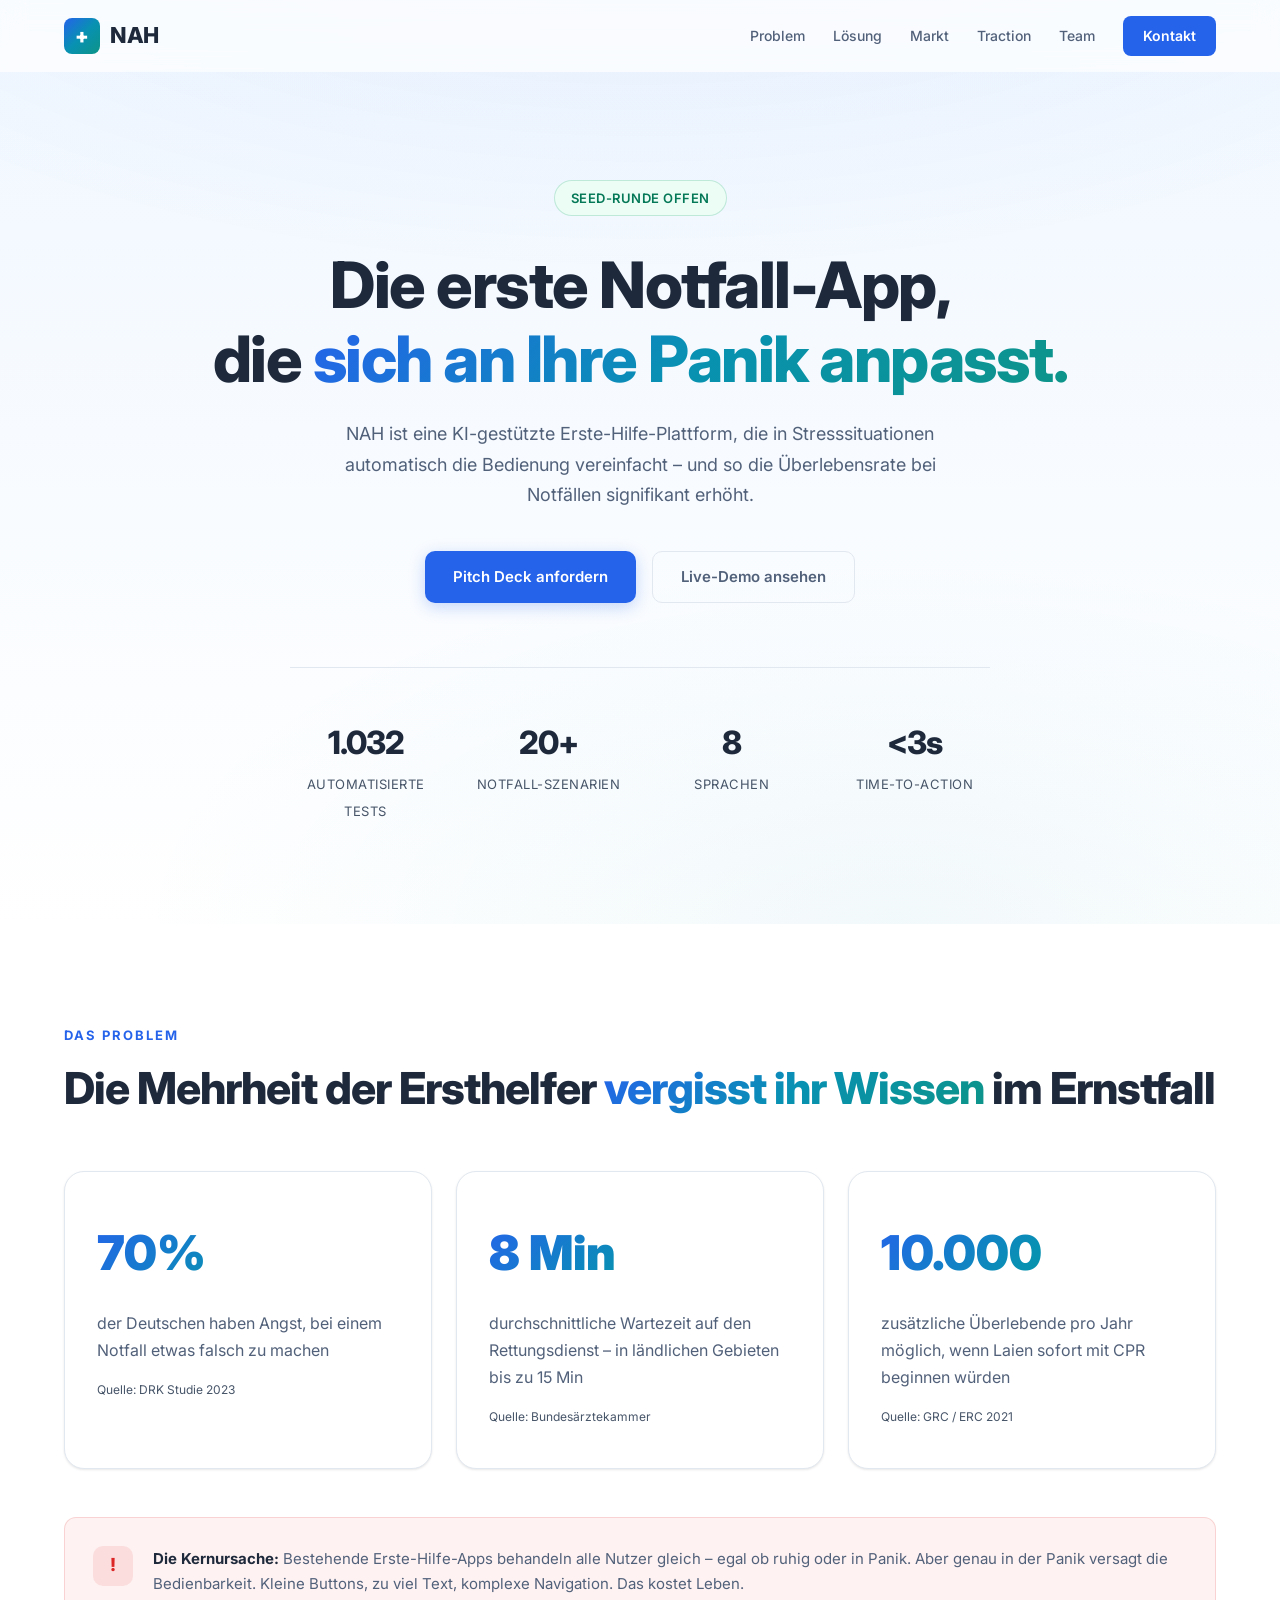
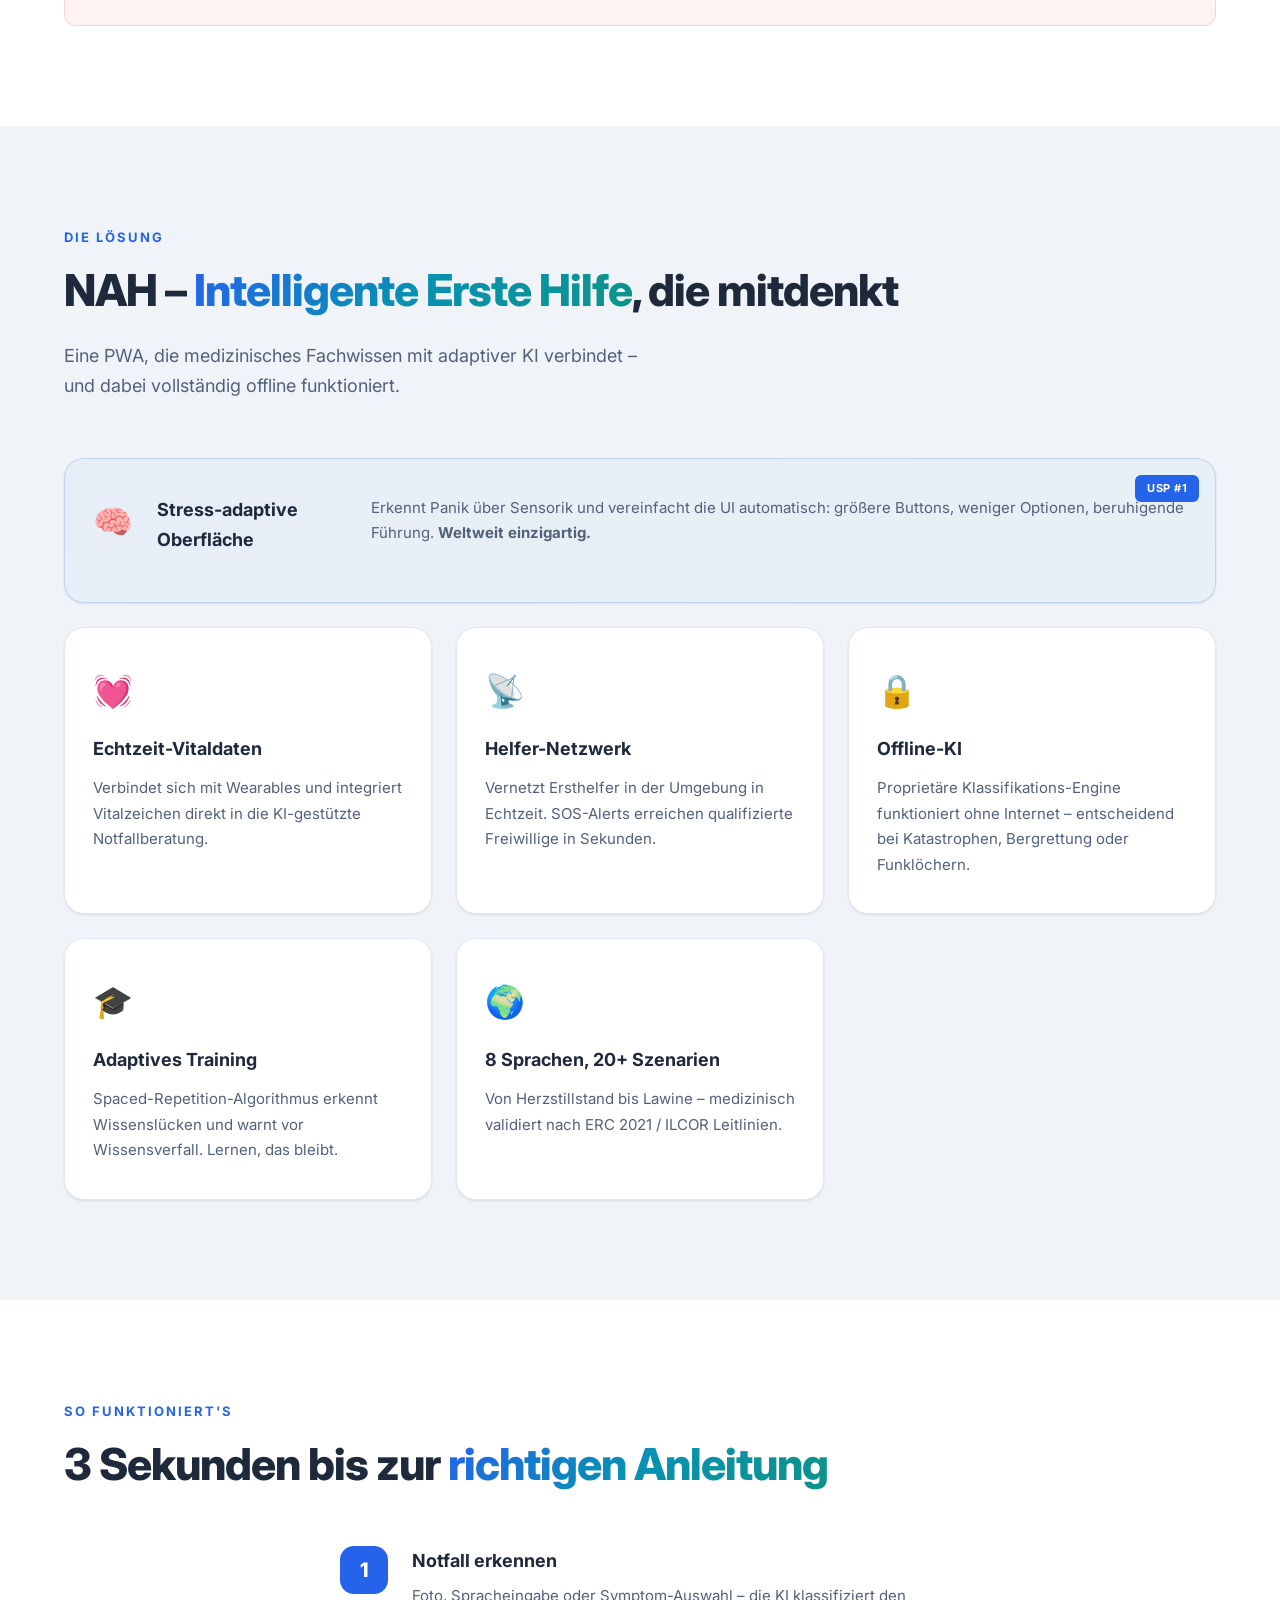
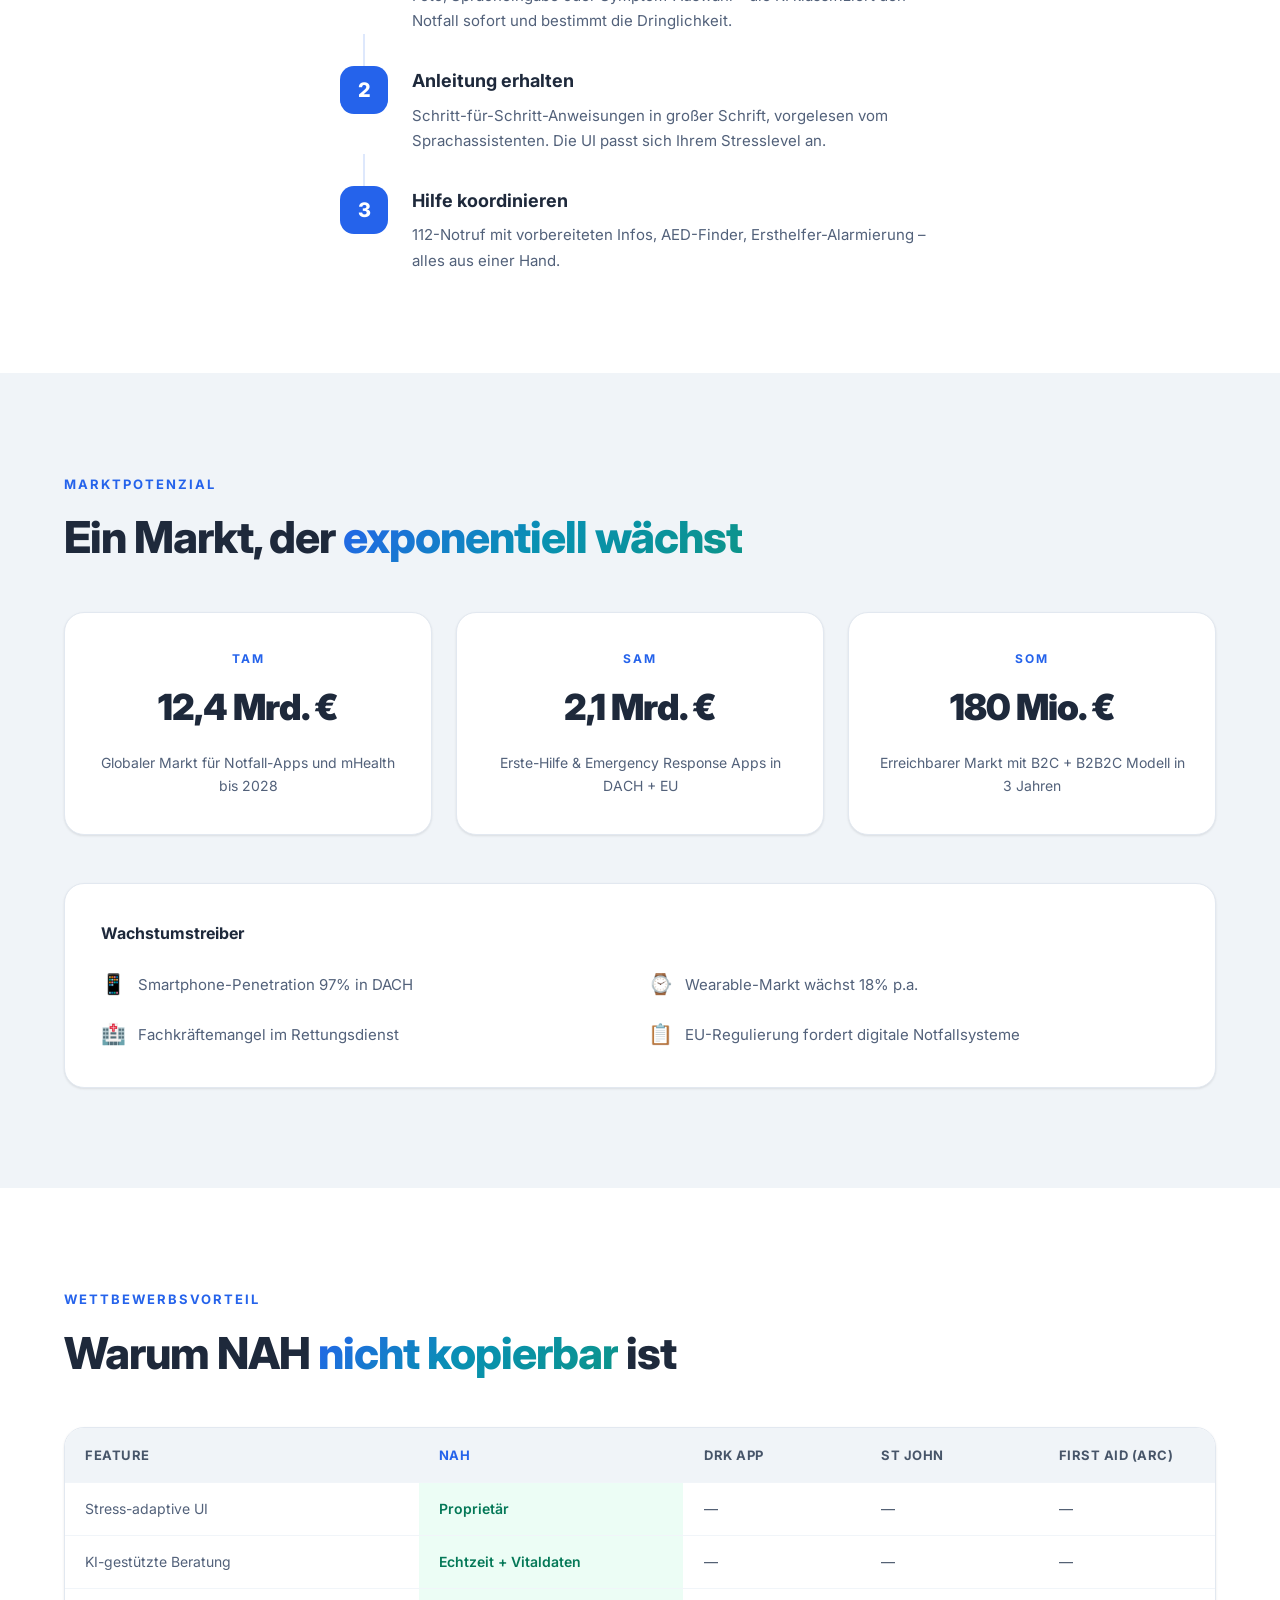
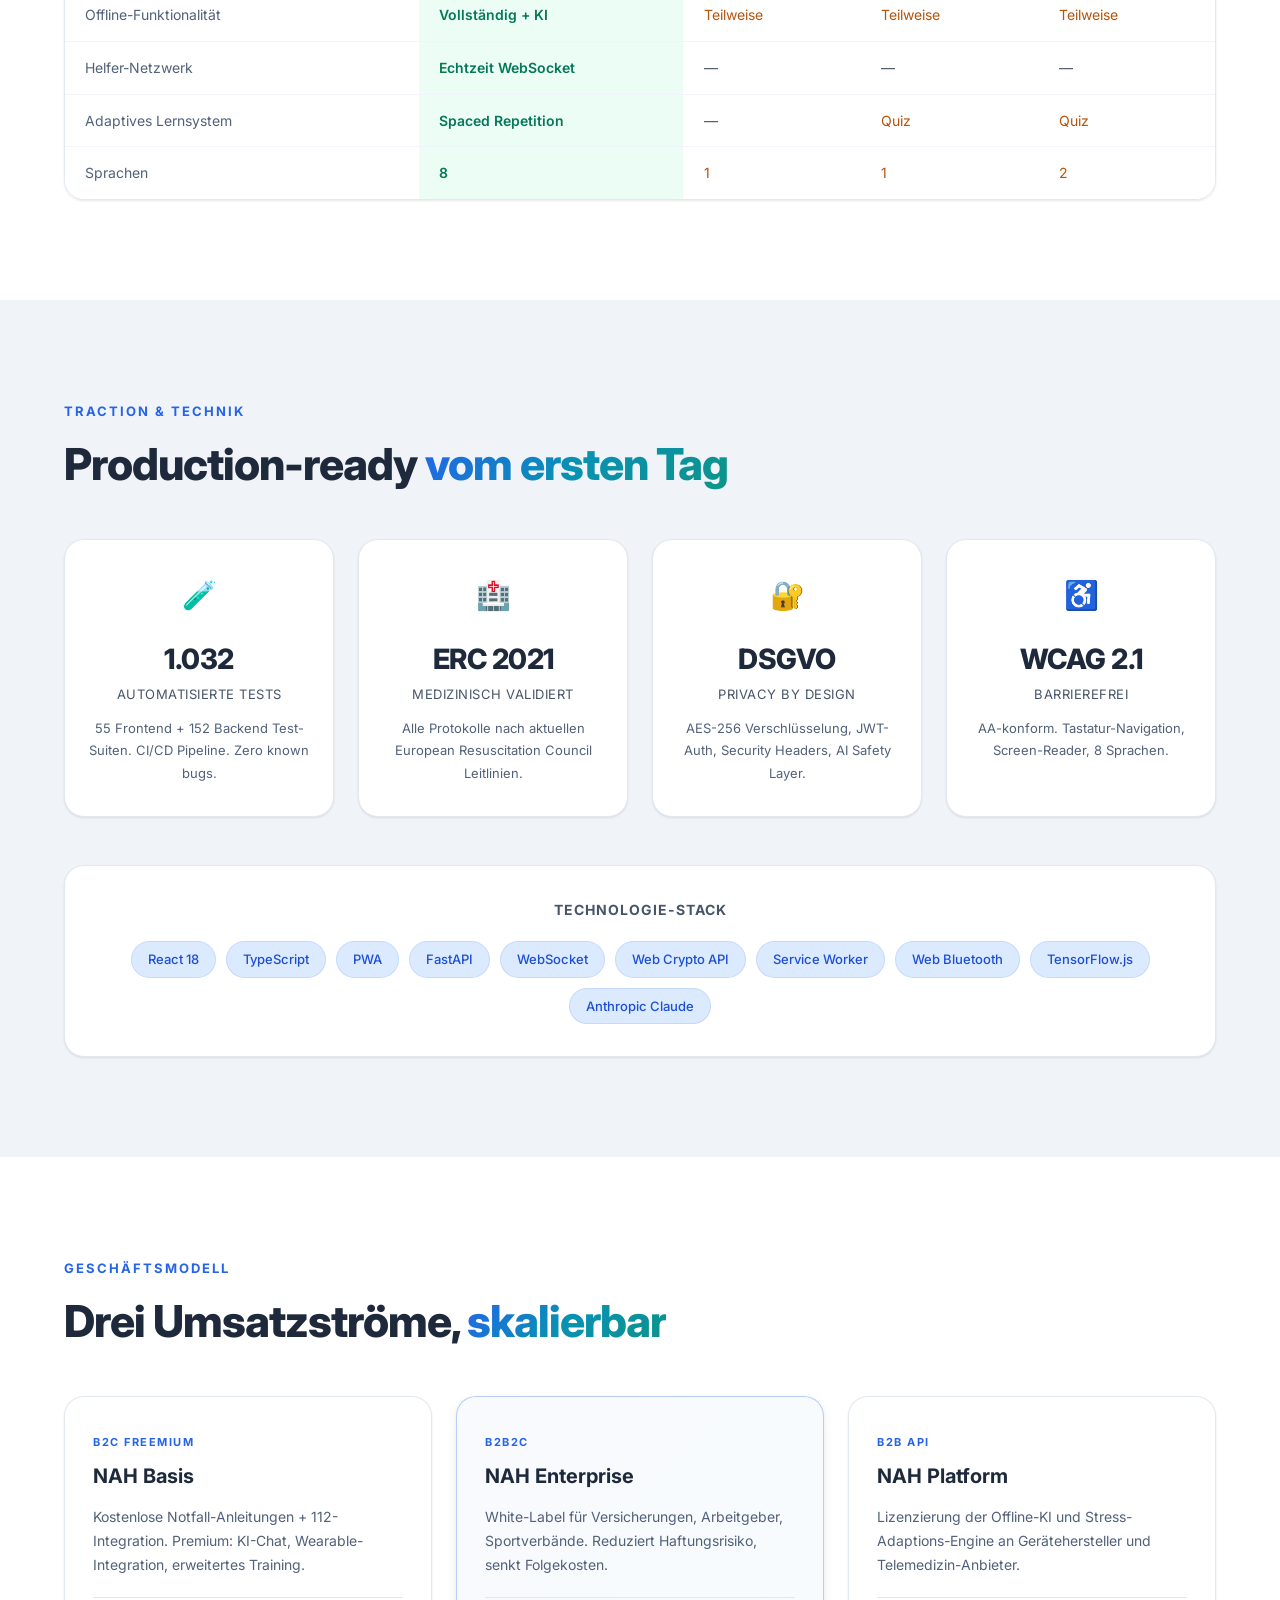
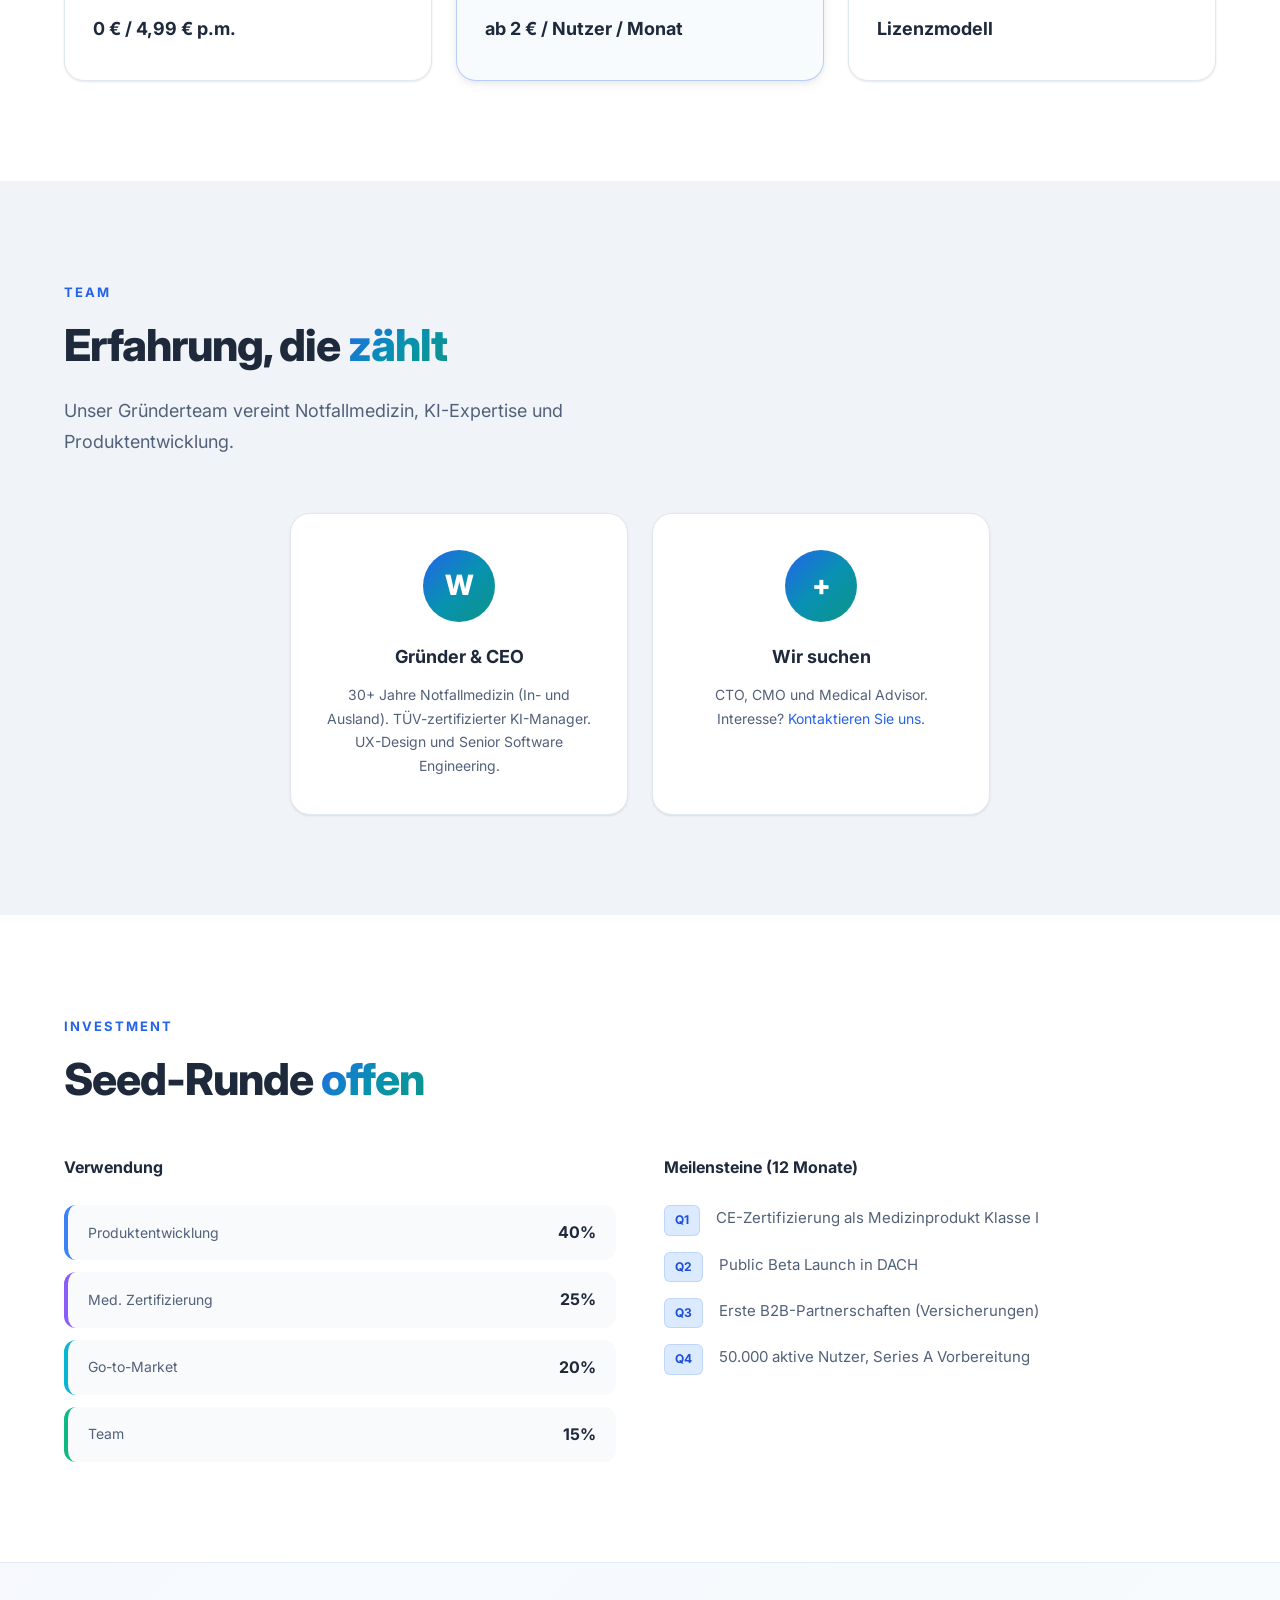
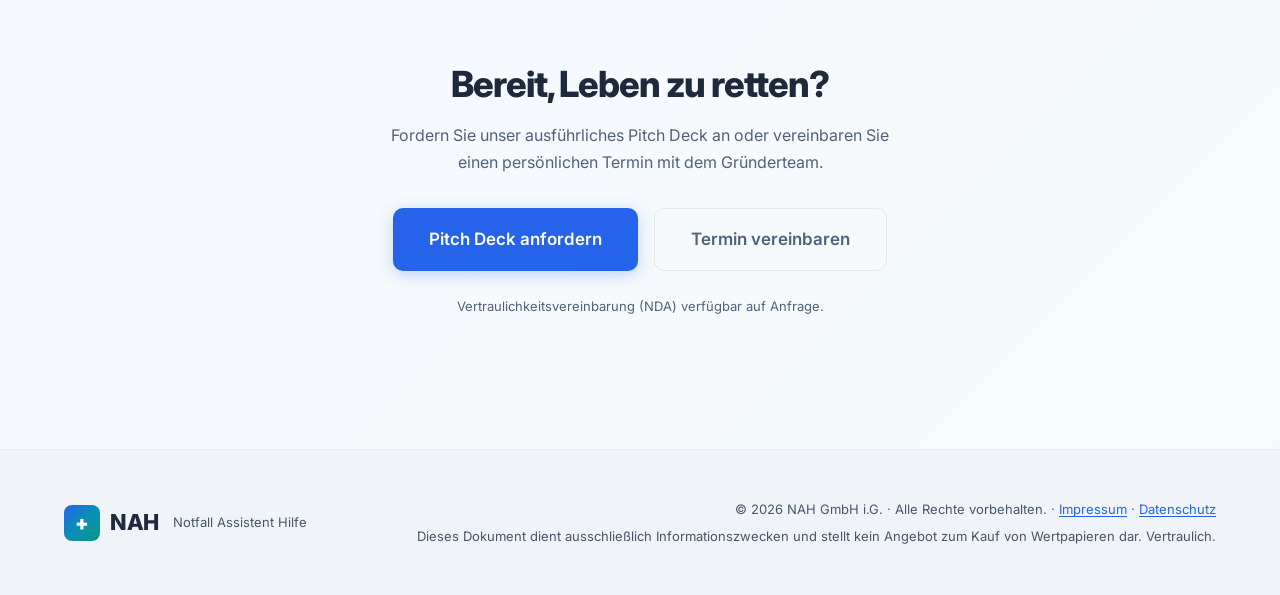
<file: index.html>
<!DOCTYPE html>
<html lang="de">
<head>
  <meta charset="UTF-8">
  <meta name="viewport" content="width=device-width, initial-scale=1.0">
  <title>NAH - Notfall Assistent Hilfe | Investor Relations</title>
  <meta name="description" content="NAH - Die intelligente Notfall-App, die Leben rettet. KI-gestützte Erste Hilfe in Echtzeit.">
  <meta name="robots" content="noindex, nofollow">
  <meta name="theme-color" content="#2563eb">
  <link rel="canonical" href="https://nah.jetzt/">
  <!-- Open Graph -->
  <meta property="og:type" content="website">
  <meta property="og:site_name" content="NAH – Notfall Assistent Hilfe">
  <meta property="og:title" content="NAH – KI-gestützte Notfall-App | Investor Relations">
  <meta property="og:description" content="Die erste Notfall-App, die sich an Ihre Panik anpasst. Stress-adaptive KI, offline, mehrsprachig.">
  <meta property="og:url" content="https://nah.jetzt/">
  <meta property="og:locale" content="de_DE">
  <meta property="og:image" content="https://nah.jetzt/og-image.svg">
  <meta property="og:image:width" content="1200">
  <meta property="og:image:height" content="630">
  <!-- Twitter -->
  <meta name="twitter:card" content="summary_large_image">
  <meta name="twitter:title" content="NAH – KI-gestützte Notfall-App">
  <meta name="twitter:description" content="Die erste Notfall-App, die sich an Ihre Panik anpasst.">
  <meta name="twitter:image" content="https://nah.jetzt/og-image.svg">
  <!-- Privacy-friendly analytics (Plausible self-hosted) -->
  <!-- Aktivieren, sobald Plausible unter stats.nah.jetzt läuft:
  <script defer data-domain="nah.jetzt" src="https://stats.nah.jetzt/js/script.js"></script>
  -->
  <link rel="preconnect" href="https://fonts.googleapis.com">
  <link rel="preconnect" href="https://fonts.gstatic.com" crossorigin>
  <link href="https://fonts.googleapis.com/css2?family=Inter:wght@300;400;500;600;700;800;900&display=swap" rel="stylesheet">
  <link rel="stylesheet" href="styles.css?v=5">
  <link rel="icon" href="data:image/svg+xml,<svg xmlns='http://www.w3.org/2000/svg' viewBox='0 0 100 100'><text y='.9em' font-size='90'>🚨</text></svg>">
</head>
<body>

  <a href="#main" class="skip-link">Zum Inhalt springen</a>

  <!-- Navigation -->
  <nav class="nav" id="nav">
    <div class="nav-inner">
      <a href="#" class="nav-logo">
        <span class="logo-icon">+</span>
        <span class="logo-text">NAH</span>
      </a>
      <div class="nav-links" id="nav-links-list">
        <a href="#problem">Problem</a>
        <a href="#solution">Lösung</a>
        <a href="#market">Markt</a>
        <a href="#traction">Traction</a>
        <a href="#team">Team</a>
        <a href="#contact" class="nav-cta">Kontakt</a>
      </div>
      <button class="nav-mobile-toggle" aria-label="Menü öffnen" aria-expanded="false" aria-controls="nav-links-list" onclick="(function(b){var l=document.querySelector('.nav-links');var o=l.classList.toggle('open');b.setAttribute('aria-expanded',o);b.setAttribute('aria-label',o?'Menü schließen':'Menü öffnen');})(this)">
        <span></span><span></span><span></span>
      </button>
    </div>
  </nav>

  <main id="main">

  <!-- Hero -->
  <section class="hero">
    <div class="hero-bg-pattern"></div>
    <div class="container hero-content">
      <div class="hero-badge">Seed-Runde offen</div>
      <h1>
        Die erste Notfall-App,<br>
        die <span class="gradient-text">sich an Ihre Panik anpasst.</span>
      </h1>
      <p class="hero-sub">
        NAH ist eine KI-gestützte Erste-Hilfe-Plattform, die in Stresssituationen
        automatisch die Bedienung vereinfacht – und so die Überlebensrate bei
        Notfällen signifikant erhöht.
      </p>
      <div class="hero-actions">
        <a href="#contact" class="btn btn-primary">Pitch Deck anfordern</a>
        <a href="preview.html" class="btn btn-ghost">Live-Demo ansehen</a>
      </div>
      <div class="hero-stats">
        <div class="stat">
          <span class="stat-value">1.032</span>
          <span class="stat-label">Automatisierte Tests</span>
        </div>
        <div class="stat">
          <span class="stat-value">20+</span>
          <span class="stat-label">Notfall-Szenarien</span>
        </div>
        <div class="stat">
          <span class="stat-value">8</span>
          <span class="stat-label">Sprachen</span>
        </div>
        <div class="stat">
          <span class="stat-value">&lt;3s</span>
          <span class="stat-label">Time-to-Action</span>
        </div>
      </div>
    </div>
  </section>

  <!-- Problem -->
  <section class="section" id="problem">
    <div class="container">
      <div class="section-label">Das Problem</div>
      <h2>Die Mehrheit der Ersthelfer <span class="gradient-text">vergisst ihr Wissen</span> im Ernstfall</h2>
      <div class="problem-grid">
        <div class="problem-card">
          <div class="problem-number">70%</div>
          <p>der Deutschen haben Angst, bei einem Notfall etwas falsch zu machen</p>
          <cite>Quelle: DRK Studie 2023</cite>
        </div>
        <div class="problem-card">
          <div class="problem-number">8 Min</div>
          <p>durchschnittliche Wartezeit auf den Rettungsdienst – in ländlichen Gebieten bis zu 15 Min</p>
          <cite>Quelle: Bundesärztekammer</cite>
        </div>
        <div class="problem-card">
          <div class="problem-number">10.000</div>
          <p>zusätzliche Überlebende pro Jahr möglich, wenn Laien sofort mit CPR beginnen würden</p>
          <cite>Quelle: GRC / ERC 2021</cite>
        </div>
      </div>
      <div class="problem-insight">
        <div class="insight-icon">!</div>
        <p><strong>Die Kernursache:</strong> Bestehende Erste-Hilfe-Apps behandeln alle Nutzer gleich –
        egal ob ruhig oder in Panik. Aber genau in der Panik versagt die Bedienbarkeit.
        Kleine Buttons, zu viel Text, komplexe Navigation. Das kostet Leben.</p>
      </div>
    </div>
  </section>

  <!-- Solution -->
  <section class="section section-dark" id="solution">
    <div class="container">
      <div class="section-label">Die Lösung</div>
      <h2>NAH – <span class="gradient-text">Intelligente Erste Hilfe</span>, die mitdenkt</h2>
      <p class="section-sub">
        Eine PWA, die medizinisches Fachwissen mit adaptiver KI verbindet –
        und dabei vollständig offline funktioniert.
      </p>

      <div class="features-grid">
        <div class="feature-card feature-highlight">
          <div class="feature-icon">🧠</div>
          <h3>Stress-adaptive Oberfläche</h3>
          <p>Erkennt Panik über Sensorik und vereinfacht die UI automatisch:
          größere Buttons, weniger Optionen, beruhigende Führung.
          <strong>Weltweit einzigartig.</strong></p>
          <div class="feature-tag">USP #1</div>
        </div>

        <div class="feature-card">
          <div class="feature-icon">💓</div>
          <h3>Echtzeit-Vitaldaten</h3>
          <p>Verbindet sich mit Wearables und integriert Vitalzeichen
          direkt in die KI-gestützte Notfallberatung.</p>
        </div>

        <div class="feature-card">
          <div class="feature-icon">📡</div>
          <h3>Helfer-Netzwerk</h3>
          <p>Vernetzt Ersthelfer in der Umgebung in Echtzeit.
          SOS-Alerts erreichen qualifizierte Freiwillige in Sekunden.</p>
        </div>

        <div class="feature-card">
          <div class="feature-icon">🔒</div>
          <h3>Offline-KI</h3>
          <p>Proprietäre Klassifikations-Engine funktioniert ohne Internet –
          entscheidend bei Katastrophen, Bergrettung oder Funklöchern.</p>
        </div>

        <div class="feature-card">
          <div class="feature-icon">🎓</div>
          <h3>Adaptives Training</h3>
          <p>Spaced-Repetition-Algorithmus erkennt Wissenslücken und
          warnt vor Wissensverfall. Lernen, das bleibt.</p>
        </div>

        <div class="feature-card">
          <div class="feature-icon">🌍</div>
          <h3>8 Sprachen, 20+ Szenarien</h3>
          <p>Von Herzstillstand bis Lawine – medizinisch validiert
          nach ERC 2021 / ILCOR Leitlinien.</p>
        </div>
      </div>
    </div>
  </section>

  <!-- How it works (without revealing tech) -->
  <section class="section" id="how">
    <div class="container">
      <div class="section-label">So funktioniert's</div>
      <h2>3 Sekunden bis zur <span class="gradient-text">richtigen Anleitung</span></h2>

      <div class="steps-visual">
        <div class="step-item">
          <div class="step-number">1</div>
          <div class="step-content">
            <h3>Notfall erkennen</h3>
            <p>Foto, Spracheingabe oder Symptom-Auswahl – die KI klassifiziert
            den Notfall sofort und bestimmt die Dringlichkeit.</p>
          </div>
        </div>
        <div class="step-connector"></div>
        <div class="step-item">
          <div class="step-number">2</div>
          <div class="step-content">
            <h3>Anleitung erhalten</h3>
            <p>Schritt-für-Schritt-Anweisungen in großer Schrift, vorgelesen
            vom Sprachassistenten. Die UI passt sich Ihrem Stresslevel an.</p>
          </div>
        </div>
        <div class="step-connector"></div>
        <div class="step-item">
          <div class="step-number">3</div>
          <div class="step-content">
            <h3>Hilfe koordinieren</h3>
            <p>112-Notruf mit vorbereiteten Infos, AED-Finder,
            Ersthelfer-Alarmierung – alles aus einer Hand.</p>
          </div>
        </div>
      </div>
    </div>
  </section>

  <!-- Market -->
  <section class="section section-dark" id="market">
    <div class="container">
      <div class="section-label">Marktpotenzial</div>
      <h2>Ein Markt, der <span class="gradient-text">exponentiell wächst</span></h2>

      <div class="market-grid">
        <div class="market-card">
          <div class="market-label">TAM</div>
          <div class="market-value">12,4 Mrd. €</div>
          <p>Globaler Markt für Notfall-Apps und mHealth bis 2028</p>
        </div>
        <div class="market-card">
          <div class="market-label">SAM</div>
          <div class="market-value">2,1 Mrd. €</div>
          <p>Erste-Hilfe & Emergency Response Apps in DACH + EU</p>
        </div>
        <div class="market-card">
          <div class="market-label">SOM</div>
          <div class="market-value">180 Mio. €</div>
          <p>Erreichbarer Markt mit B2C + B2B2C Modell in 3 Jahren</p>
        </div>
      </div>

      <div class="market-drivers">
        <h3>Wachstumstreiber</h3>
        <div class="driver-list">
          <div class="driver">
            <span class="driver-icon">📱</span>
            <span>Smartphone-Penetration 97% in DACH</span>
          </div>
          <div class="driver">
            <span class="driver-icon">⌚</span>
            <span>Wearable-Markt wächst 18% p.a.</span>
          </div>
          <div class="driver">
            <span class="driver-icon">🏥</span>
            <span>Fachkräftemangel im Rettungsdienst</span>
          </div>
          <div class="driver">
            <span class="driver-icon">📋</span>
            <span>EU-Regulierung fordert digitale Notfallsysteme</span>
          </div>
        </div>
      </div>
    </div>
  </section>

  <!-- Competitive Advantage -->
  <section class="section" id="moat">
    <div class="container">
      <div class="section-label">Wettbewerbsvorteil</div>
      <h2>Warum NAH <span class="gradient-text">nicht kopierbar</span> ist</h2>

      <div class="moat-table">
        <div class="moat-header">
          <div class="moat-col">Feature</div>
          <div class="moat-col moat-us">NAH</div>
          <div class="moat-col">DRK App</div>
          <div class="moat-col">St John</div>
          <div class="moat-col">First Aid (ARC)</div>
        </div>
        <div class="moat-row">
          <div class="moat-col">Stress-adaptive UI</div>
          <div class="moat-col moat-us">Proprietär</div>
          <div class="moat-col moat-no">—</div>
          <div class="moat-col moat-no">—</div>
          <div class="moat-col moat-no">—</div>
        </div>
        <div class="moat-row">
          <div class="moat-col">KI-gestützte Beratung</div>
          <div class="moat-col moat-us">Echtzeit + Vitaldaten</div>
          <div class="moat-col moat-no">—</div>
          <div class="moat-col moat-no">—</div>
          <div class="moat-col moat-no">—</div>
        </div>
        <div class="moat-row">
          <div class="moat-col">Offline-Funktionalität</div>
          <div class="moat-col moat-us">Vollständig + KI</div>
          <div class="moat-col moat-partial">Teilweise</div>
          <div class="moat-col moat-partial">Teilweise</div>
          <div class="moat-col moat-partial">Teilweise</div>
        </div>
        <div class="moat-row">
          <div class="moat-col">Helfer-Netzwerk</div>
          <div class="moat-col moat-us">Echtzeit WebSocket</div>
          <div class="moat-col moat-no">—</div>
          <div class="moat-col moat-no">—</div>
          <div class="moat-col moat-no">—</div>
        </div>
        <div class="moat-row">
          <div class="moat-col">Adaptives Lernsystem</div>
          <div class="moat-col moat-us">Spaced Repetition</div>
          <div class="moat-col moat-no">—</div>
          <div class="moat-col moat-partial">Quiz</div>
          <div class="moat-col moat-partial">Quiz</div>
        </div>
        <div class="moat-row">
          <div class="moat-col">Sprachen</div>
          <div class="moat-col moat-us">8</div>
          <div class="moat-col moat-partial">1</div>
          <div class="moat-col moat-partial">1</div>
          <div class="moat-col moat-partial">2</div>
        </div>
      </div>
    </div>
  </section>

  <!-- Traction -->
  <section class="section section-dark" id="traction">
    <div class="container">
      <div class="section-label">Traction & Technik</div>
      <h2>Production-ready <span class="gradient-text">vom ersten Tag</span></h2>

      <div class="traction-grid">
        <div class="traction-card">
          <div class="traction-icon">🧪</div>
          <div class="traction-value">1.032</div>
          <div class="traction-label">Automatisierte Tests</div>
          <p>55 Frontend + 152 Backend Test-Suiten. CI/CD Pipeline. Zero known bugs.</p>
        </div>
        <div class="traction-card">
          <div class="traction-icon">🏥</div>
          <div class="traction-value">ERC 2021</div>
          <div class="traction-label">Medizinisch validiert</div>
          <p>Alle Protokolle nach aktuellen European Resuscitation Council Leitlinien.</p>
        </div>
        <div class="traction-card">
          <div class="traction-icon">🔐</div>
          <div class="traction-value">DSGVO</div>
          <div class="traction-label">Privacy by Design</div>
          <p>AES-256 Verschlüsselung, JWT-Auth, Security Headers, AI Safety Layer.</p>
        </div>
        <div class="traction-card">
          <div class="traction-icon">♿</div>
          <div class="traction-value">WCAG 2.1</div>
          <div class="traction-label">Barrierefrei</div>
          <p>AA-konform. Tastatur-Navigation, Screen-Reader, 8 Sprachen.</p>
        </div>
      </div>

      <div class="tech-stack">
        <h3>Technologie-Stack</h3>
        <div class="tech-pills">
          <span>React 18</span>
          <span>TypeScript</span>
          <span>PWA</span>
          <span>FastAPI</span>
          <span>WebSocket</span>
          <span>Web Crypto API</span>
          <span>Service Worker</span>
          <span>Web Bluetooth</span>
          <span>TensorFlow.js</span>
          <span>Anthropic Claude</span>
        </div>
      </div>
    </div>
  </section>

  <!-- Business Model -->
  <section class="section" id="business">
    <div class="container">
      <div class="section-label">Geschäftsmodell</div>
      <h2>Drei Umsatzströme, <span class="gradient-text">skalierbar</span></h2>

      <div class="biz-grid">
        <div class="biz-card">
          <div class="biz-tier">B2C Freemium</div>
          <h3>NAH Basis</h3>
          <p>Kostenlose Notfall-Anleitungen + 112-Integration.
          Premium: KI-Chat, Wearable-Integration, erweitertes Training.</p>
          <div class="biz-price">0 € / 4,99 € p.m.</div>
        </div>
        <div class="biz-card biz-highlight">
          <div class="biz-tier">B2B2C</div>
          <h3>NAH Enterprise</h3>
          <p>White-Label für Versicherungen, Arbeitgeber, Sportverbände.
          Reduziert Haftungsrisiko, senkt Folgekosten.</p>
          <div class="biz-price">ab 2 € / Nutzer / Monat</div>
        </div>
        <div class="biz-card">
          <div class="biz-tier">B2B API</div>
          <h3>NAH Platform</h3>
          <p>Lizenzierung der Offline-KI und Stress-Adaptions-Engine
          an Gerätehersteller und Telemedizin-Anbieter.</p>
          <div class="biz-price">Lizenzmodell</div>
        </div>
      </div>
    </div>
  </section>

  <!-- Team -->
  <section class="section section-dark" id="team">
    <div class="container">
      <div class="section-label">Team</div>
      <h2>Erfahrung, die <span class="gradient-text">zählt</span></h2>
      <p class="section-sub">
        Unser Gründerteam vereint Notfallmedizin, KI-Expertise und Produktentwicklung.
      </p>

      <div class="team-grid">
        <div class="team-card">
          <div class="team-avatar">W</div>
          <h3>Gründer & CEO</h3>
          <p>30+ Jahre Notfallmedizin (In- und Ausland). TÜV-zertifizierter KI-Manager.
          UX-Design und Senior Software Engineering.</p>
        </div>
        <div class="team-card">
          <div class="team-avatar">+</div>
          <h3>Wir suchen</h3>
          <p>CTO, CMO und Medical Advisor.
          Interesse? <a href="#contact">Kontaktieren Sie uns.</a></p>
        </div>
      </div>
    </div>
  </section>

  <!-- Ask -->
  <section class="section" id="ask">
    <div class="container">
      <div class="section-label">Investment</div>
      <h2>Seed-Runde <span class="gradient-text">offen</span></h2>

      <div class="ask-grid">
        <div class="ask-use">
          <h3>Verwendung</h3>
          <div class="use-bar">
            <div class="use-segment" style="--width: 40%; --color: #3b82f6">
              <span>Produktentwicklung</span>
              <strong>40%</strong>
            </div>
            <div class="use-segment" style="--width: 25%; --color: #8b5cf6">
              <span>Med. Zertifizierung</span>
              <strong>25%</strong>
            </div>
            <div class="use-segment" style="--width: 20%; --color: #06b6d4">
              <span>Go-to-Market</span>
              <strong>20%</strong>
            </div>
            <div class="use-segment" style="--width: 15%; --color: #10b981">
              <span>Team</span>
              <strong>15%</strong>
            </div>
          </div>
        </div>
        <div class="ask-milestones">
          <h3>Meilensteine (12 Monate)</h3>
          <ul class="milestone-list">
            <li><span class="ms-q">Q1</span> CE-Zertifizierung als Medizinprodukt Klasse I</li>
            <li><span class="ms-q">Q2</span> Public Beta Launch in DACH</li>
            <li><span class="ms-q">Q3</span> Erste B2B-Partnerschaften (Versicherungen)</li>
            <li><span class="ms-q">Q4</span> 50.000 aktive Nutzer, Series A Vorbereitung</li>
          </ul>
        </div>
      </div>
    </div>
  </section>

  <!-- CTA -->
  <section class="section section-cta" id="contact">
    <div class="container">
      <h2>Bereit, Leben zu retten?</h2>
      <p>Fordern Sie unser ausführliches Pitch Deck an oder vereinbaren Sie
      einen persönlichen Termin mit dem Gründerteam.</p>
      <div class="cta-actions">
        <a href="mailto:invest@nah.care?subject=Pitch%20Deck%20Anforderung" class="btn btn-primary btn-lg">
          Pitch Deck anfordern
        </a>
        <a href="mailto:invest@nah.care?subject=Termin%20vereinbaren" class="btn btn-ghost btn-lg">
          Termin vereinbaren
        </a>
      </div>
      <p class="cta-note">
        Vertraulichkeitsvereinbarung (NDA) verfügbar auf Anfrage.
      </p>
    </div>
  </section>

  </main>

  <!-- Footer -->
  <footer class="footer">
    <div class="container footer-inner">
      <div class="footer-brand">
        <span class="logo-icon">+</span>
        <span class="logo-text">NAH</span>
        <span class="footer-tagline">Notfall Assistent Hilfe</span>
      </div>
      <div class="footer-legal">
        <p>
          &copy; 2026 NAH GmbH i.G. &middot; Alle Rechte vorbehalten. &middot;
          <a href="impressum.html">Impressum</a> &middot;
          <a href="datenschutz.html">Datenschutz</a>
        </p>
        <p class="footer-disclaimer">
          Dieses Dokument dient ausschließlich Informationszwecken und stellt
          kein Angebot zum Kauf von Wertpapieren dar. Vertraulich.
        </p>
      </div>
    </div>
  </footer>

  <script>
    // Navbar scroll effect
    const nav = document.getElementById('nav');
    let lastScroll = 0;
    window.addEventListener('scroll', () => {
      const currentScroll = window.pageYOffset;
      nav.classList.toggle('scrolled', currentScroll > 50);
      lastScroll = currentScroll;
    });

    // Smooth scroll for anchor links
    document.querySelectorAll('a[href^="#"]').forEach(anchor => {
      anchor.addEventListener('click', function(e) {
        e.preventDefault();
        const target = document.querySelector(this.getAttribute('href'));
        if (target) {
          target.scrollIntoView({ behavior: 'smooth', block: 'start' });
          document.querySelector('.nav-links')?.classList.remove('open');
        }
      });
    });

    // Intersection Observer for fade-in animations
    const observer = new IntersectionObserver((entries) => {
      entries.forEach(entry => {
        if (entry.isIntersecting) {
          entry.target.classList.add('visible');
        }
      });
    }, { threshold: 0.1, rootMargin: '0px 0px -50px 0px' });

    document.querySelectorAll('.section').forEach(s => observer.observe(s));
  </script>
</body>
</html>
</file>
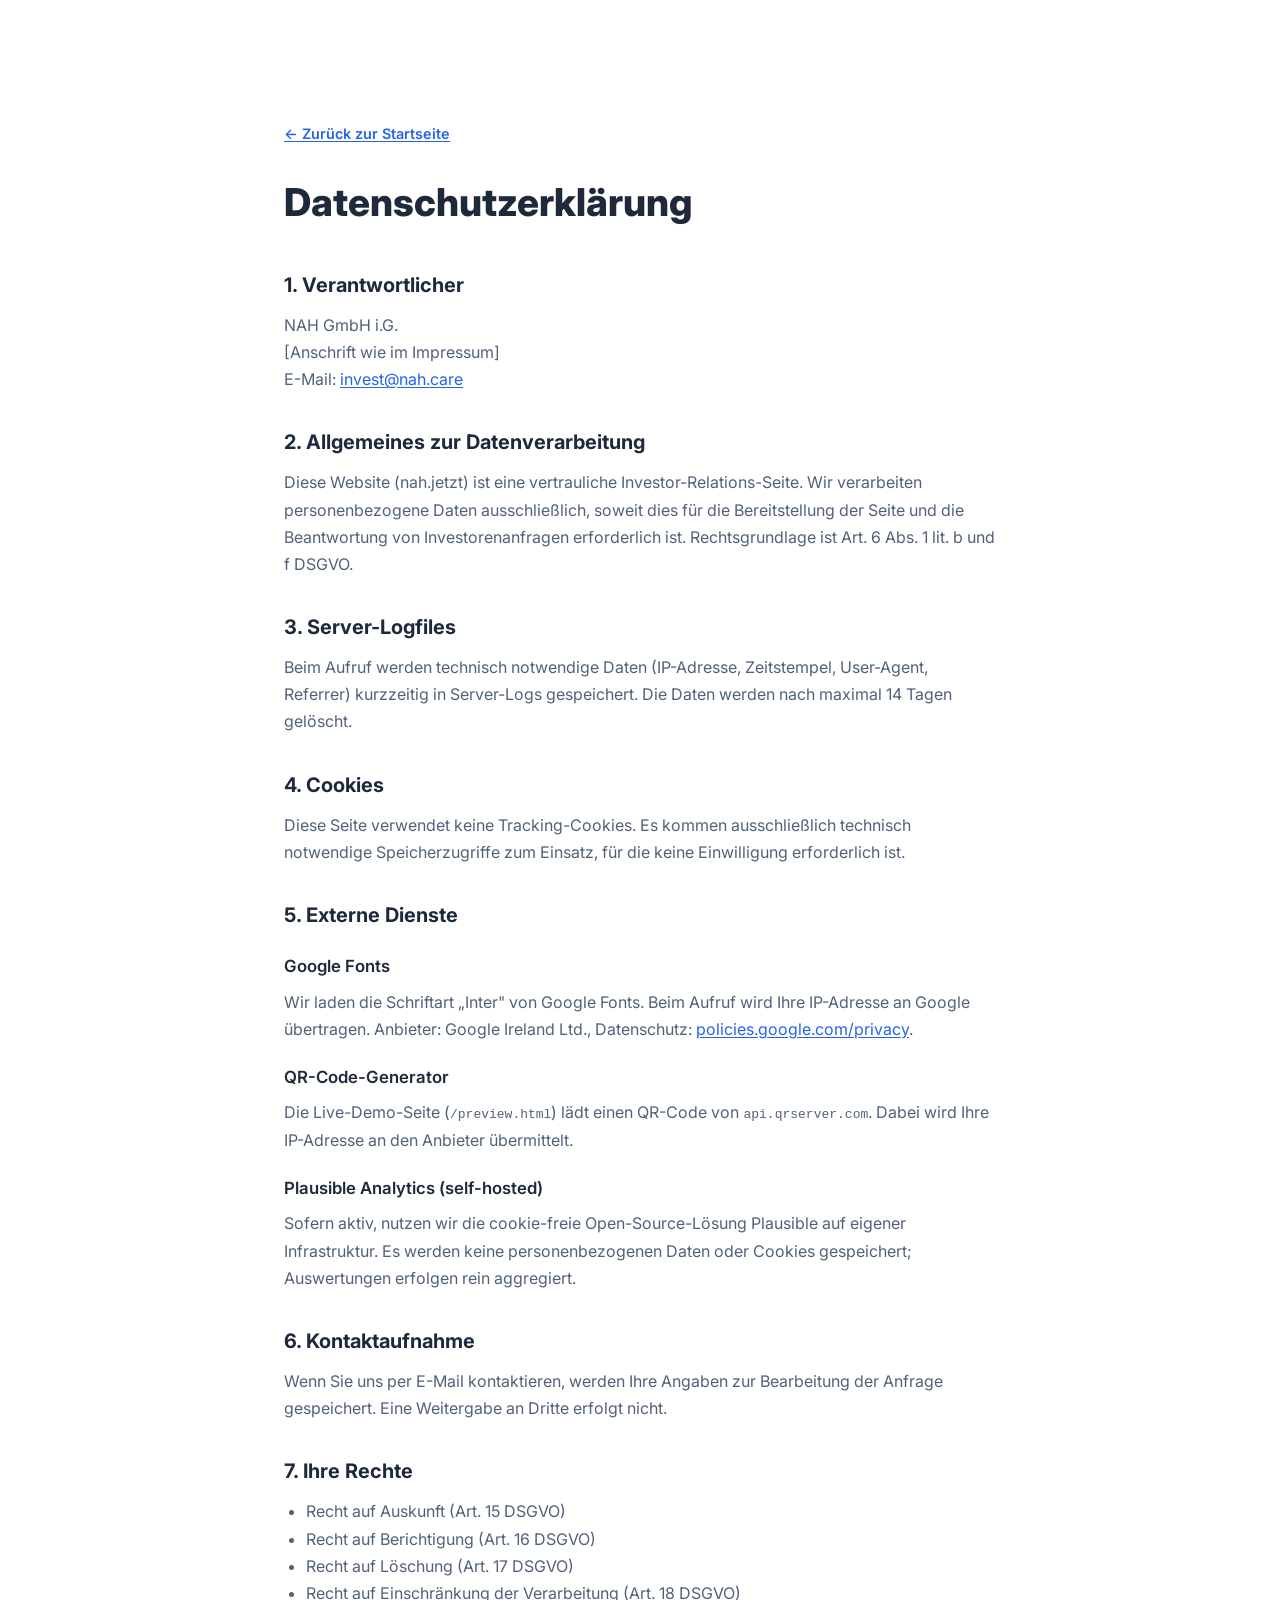
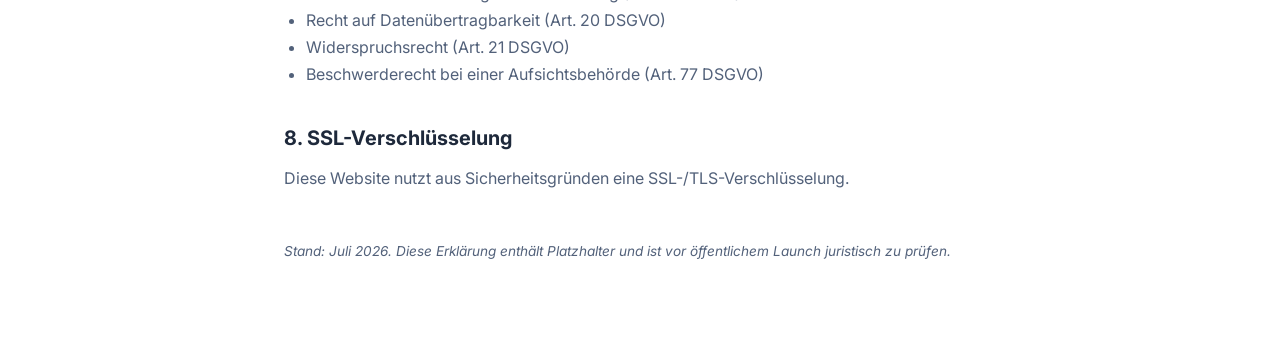
<file: datenschutz.html>
<!DOCTYPE html>
<html lang="de">
<head>
  <meta charset="UTF-8">
  <meta name="viewport" content="width=device-width, initial-scale=1.0">
  <title>Datenschutz | NAH</title>
  <meta name="robots" content="noindex, nofollow">
  <link rel="canonical" href="https://nah.jetzt/datenschutz.html">
  <!-- Open Graph -->
  <meta property="og:type" content="website">
  <meta property="og:site_name" content="NAH – Notfall Assistent Hilfe">
  <meta property="og:title" content="Datenschutz | NAH">
  <meta property="og:description" content="Datenschutzerklärung der NAH-Notfall-Plattform.">
  <meta property="og:url" content="https://nah.jetzt/datenschutz.html">
  <meta property="og:locale" content="de_DE">
  <meta property="og:image" content="https://nah.jetzt/og-image.svg">
  <meta property="og:image:width" content="1200">
  <meta property="og:image:height" content="630">
  <!-- Twitter -->
  <meta name="twitter:card" content="summary_large_image">
  <meta name="twitter:title" content="Datenschutz | NAH">
  <meta name="twitter:description" content="Datenschutzerklärung der NAH-Notfall-Plattform.">
  <meta name="twitter:image" content="https://nah.jetzt/og-image.svg">
  <link href="https://fonts.googleapis.com/css2?family=Inter:wght@400;600;700;800&display=swap" rel="stylesheet">
  <link rel="stylesheet" href="styles.css?v=5">
  <link rel="icon" href="data:image/svg+xml,<svg xmlns='http://www.w3.org/2000/svg' viewBox='0 0 100 100'><text y='.9em' font-size='90'>🚨</text></svg>">
  <style>
    .legal { max-width: 760px; margin: 0 auto; padding: 120px 24px 80px; }
    .legal h1 { font-size: 2.4rem; font-weight: 800; margin-bottom: 24px; }
    .legal h2 { font-size: 1.25rem; font-weight: 700; margin: 32px 0 10px; }
    .legal h3 { font-size: 1.05rem; font-weight: 600; margin: 20px 0 8px; }
    .legal p, .legal li { color: var(--text-muted); line-height: 1.7; }
    .legal ul { padding-left: 22px; margin: 8px 0 12px; }
    .legal a { color: var(--accent); text-decoration: underline; text-underline-offset: 2px; }
    .back { display: inline-block; margin-bottom: 24px; color: var(--text-muted); font-weight: 600; font-size: .9rem; }
    .back::before { content: '← '; }
  </style>
</head>
<body>
  <a href="#main" class="skip-link">Zum Inhalt springen</a>
  <main id="main" class="legal">
    <a class="back" href="index.html">Zurück zur Startseite</a>
    <h1>Datenschutzerklärung</h1>

    <h2>1. Verantwortlicher</h2>
    <p>
      NAH GmbH i.G.<br>
      [Anschrift wie im Impressum]<br>
      E-Mail: <a href="mailto:invest@nah.care">invest@nah.care</a>
    </p>

    <h2>2. Allgemeines zur Datenverarbeitung</h2>
    <p>Diese Website (nah.jetzt) ist eine vertrauliche Investor-Relations-Seite. Wir verarbeiten personenbezogene Daten ausschließlich, soweit dies für die Bereitstellung der Seite und die Beantwortung von Investorenanfragen erforderlich ist. Rechtsgrundlage ist Art. 6 Abs. 1 lit. b und f DSGVO.</p>

    <h2>3. Server-Logfiles</h2>
    <p>Beim Aufruf werden technisch notwendige Daten (IP-Adresse, Zeitstempel, User-Agent, Referrer) kurzzeitig in Server-Logs gespeichert. Die Daten werden nach maximal 14 Tagen gelöscht.</p>

    <h2>4. Cookies</h2>
    <p>Diese Seite verwendet keine Tracking-Cookies. Es kommen ausschließlich technisch notwendige Speicherzugriffe zum Einsatz, für die keine Einwilligung erforderlich ist.</p>

    <h2>5. Externe Dienste</h2>
    <h3>Google Fonts</h3>
    <p>Wir laden die Schriftart „Inter" von Google Fonts. Beim Aufruf wird Ihre IP-Adresse an Google übertragen. Anbieter: Google Ireland Ltd., Datenschutz: <a href="https://policies.google.com/privacy">policies.google.com/privacy</a>.</p>
    <h3>QR-Code-Generator</h3>
    <p>Die Live-Demo-Seite (<code>/preview.html</code>) lädt einen QR-Code von <code>api.qrserver.com</code>. Dabei wird Ihre IP-Adresse an den Anbieter übermittelt.</p>
    <h3>Plausible Analytics (self-hosted)</h3>
    <p>Sofern aktiv, nutzen wir die cookie-freie Open-Source-Lösung Plausible auf eigener Infrastruktur. Es werden keine personenbezogenen Daten oder Cookies gespeichert; Auswertungen erfolgen rein aggregiert.</p>

    <h2>6. Kontaktaufnahme</h2>
    <p>Wenn Sie uns per E-Mail kontaktieren, werden Ihre Angaben zur Bearbeitung der Anfrage gespeichert. Eine Weitergabe an Dritte erfolgt nicht.</p>

    <h2>7. Ihre Rechte</h2>
    <ul>
      <li>Recht auf Auskunft (Art. 15 DSGVO)</li>
      <li>Recht auf Berichtigung (Art. 16 DSGVO)</li>
      <li>Recht auf Löschung (Art. 17 DSGVO)</li>
      <li>Recht auf Einschränkung der Verarbeitung (Art. 18 DSGVO)</li>
      <li>Recht auf Datenübertragbarkeit (Art. 20 DSGVO)</li>
      <li>Widerspruchsrecht (Art. 21 DSGVO)</li>
      <li>Beschwerderecht bei einer Aufsichtsbehörde (Art. 77 DSGVO)</li>
    </ul>

    <h2>8. SSL-Verschlüsselung</h2>
    <p>Diese Website nutzt aus Sicherheitsgründen eine SSL-/TLS-Verschlüsselung.</p>

    <p style="margin-top:48px;font-size:.85rem;">
      <em>Stand: Juli 2026. Diese Erklärung enthält Platzhalter und ist vor öffentlichem Launch juristisch zu prüfen.</em>
    </p>
  </main>
</body>
</html>
</file>
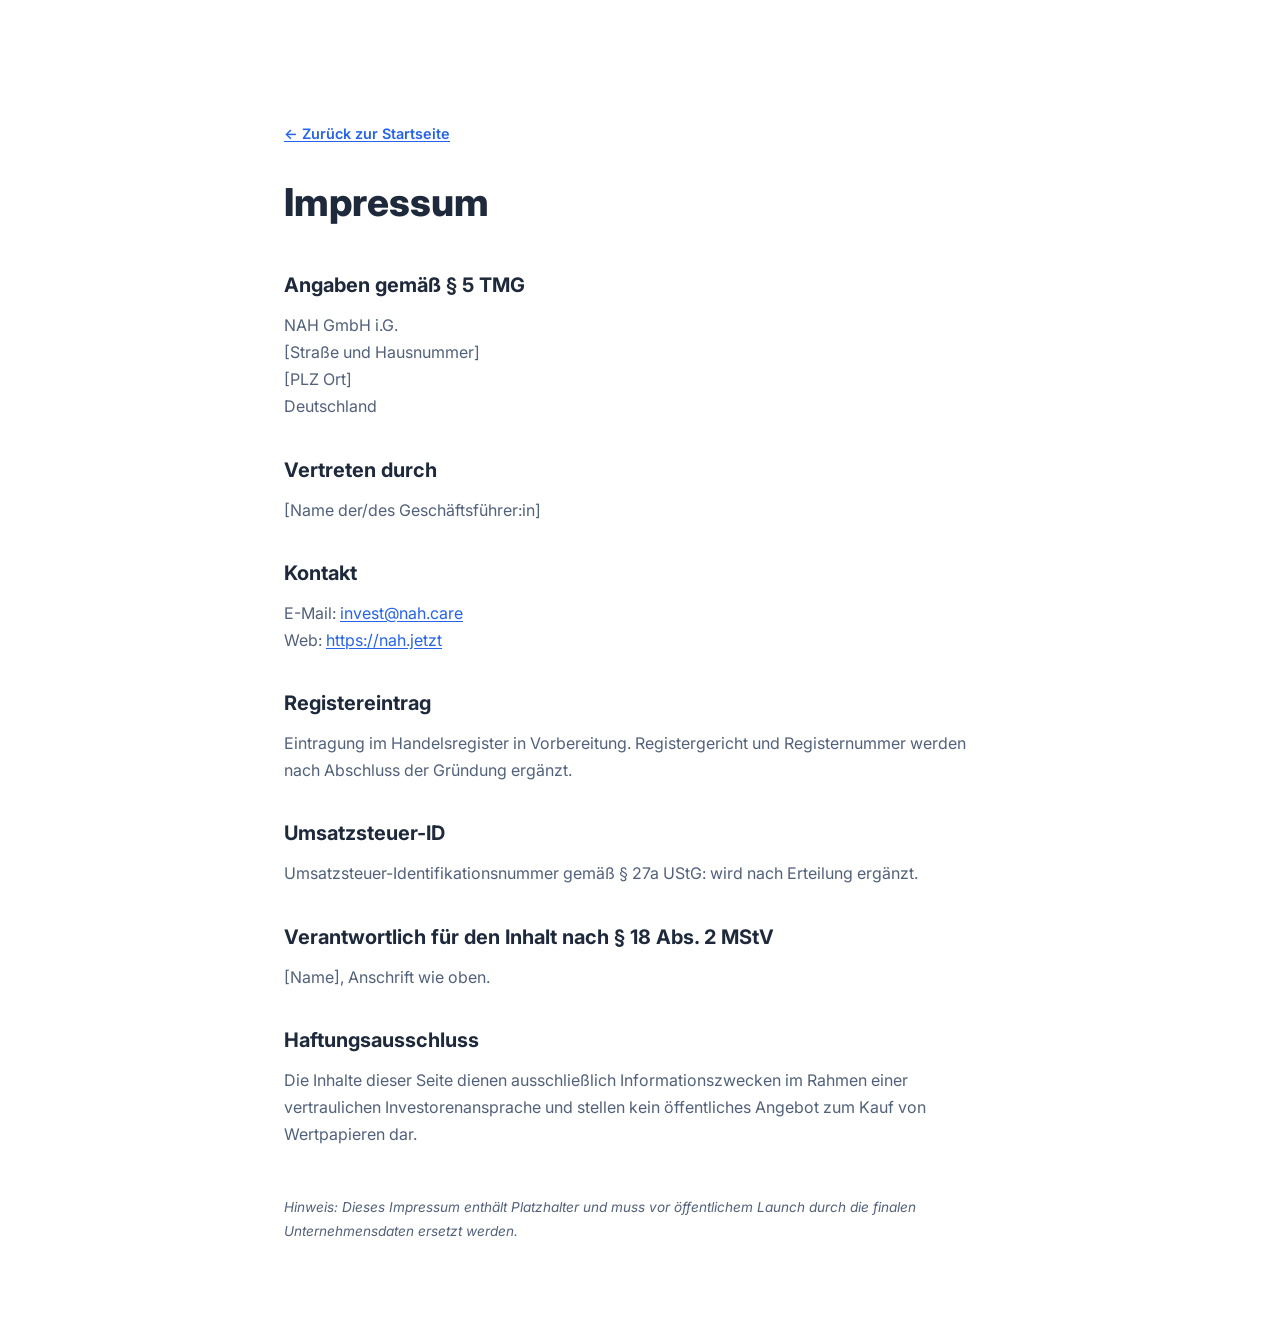
<file: impressum.html>
<!DOCTYPE html>
<html lang="de">
<head>
  <meta charset="UTF-8">
  <meta name="viewport" content="width=device-width, initial-scale=1.0">
  <title>Impressum | NAH</title>
  <meta name="robots" content="noindex, nofollow">
  <link rel="canonical" href="https://nah.jetzt/impressum.html">
  <!-- Open Graph -->
  <meta property="og:type" content="website">
  <meta property="og:site_name" content="NAH – Notfall Assistent Hilfe">
  <meta property="og:title" content="Impressum | NAH">
  <meta property="og:description" content="Anbieterkennzeichnung der NAH-Notfall-Plattform.">
  <meta property="og:url" content="https://nah.jetzt/impressum.html">
  <meta property="og:locale" content="de_DE">
  <meta property="og:image" content="https://nah.jetzt/og-image.svg">
  <meta property="og:image:width" content="1200">
  <meta property="og:image:height" content="630">
  <!-- Twitter -->
  <meta name="twitter:card" content="summary_large_image">
  <meta name="twitter:title" content="Impressum | NAH">
  <meta name="twitter:description" content="Anbieterkennzeichnung der NAH-Notfall-Plattform.">
  <meta name="twitter:image" content="https://nah.jetzt/og-image.svg">
  <link href="https://fonts.googleapis.com/css2?family=Inter:wght@400;600;700;800&display=swap" rel="stylesheet">
  <link rel="stylesheet" href="styles.css?v=5">
  <link rel="icon" href="data:image/svg+xml,<svg xmlns='http://www.w3.org/2000/svg' viewBox='0 0 100 100'><text y='.9em' font-size='90'>🚨</text></svg>">
  <style>
    .legal { max-width: 760px; margin: 0 auto; padding: 120px 24px 80px; }
    .legal h1 { font-size: 2.4rem; font-weight: 800; margin-bottom: 24px; }
    .legal h2 { font-size: 1.25rem; font-weight: 700; margin: 32px 0 10px; }
    .legal p, .legal address { color: var(--text-muted); line-height: 1.7; font-style: normal; }
    .legal a { color: var(--accent); text-decoration: underline; text-underline-offset: 2px; }
    .back { display: inline-block; margin-bottom: 24px; color: var(--text-muted); font-weight: 600; font-size: .9rem; }
    .back::before { content: '← '; }
  </style>
</head>
<body>
  <a href="#main" class="skip-link">Zum Inhalt springen</a>
  <main id="main" class="legal">
    <a class="back" href="index.html">Zurück zur Startseite</a>
    <h1>Impressum</h1>

    <h2>Angaben gemäß § 5 TMG</h2>
    <address>
      NAH GmbH i.G.<br>
      [Straße und Hausnummer]<br>
      [PLZ Ort]<br>
      Deutschland
    </address>

    <h2>Vertreten durch</h2>
    <p>[Name der/des Geschäftsführer:in]</p>

    <h2>Kontakt</h2>
    <p>
      E-Mail: <a href="mailto:invest@nah.care">invest@nah.care</a><br>
      Web: <a href="https://nah.jetzt">https://nah.jetzt</a>
    </p>

    <h2>Registereintrag</h2>
    <p>Eintragung im Handelsregister in Vorbereitung. Registergericht und Registernummer werden nach Abschluss der Gründung ergänzt.</p>

    <h2>Umsatzsteuer-ID</h2>
    <p>Umsatzsteuer-Identifikationsnummer gemäß § 27a UStG: wird nach Erteilung ergänzt.</p>

    <h2>Verantwortlich für den Inhalt nach § 18 Abs. 2 MStV</h2>
    <p>[Name], Anschrift wie oben.</p>

    <h2>Haftungsausschluss</h2>
    <p>Die Inhalte dieser Seite dienen ausschließlich Informationszwecken im Rahmen einer vertraulichen Investorenansprache und stellen kein öffentliches Angebot zum Kauf von Wertpapieren dar.</p>

    <p style="margin-top:48px;font-size:.85rem;">
      <em>Hinweis: Dieses Impressum enthält Platzhalter und muss vor öffentlichem Launch durch die finalen Unternehmensdaten ersetzt werden.</em>
    </p>
  </main>
</body>
</html>
</file>
<file: styles.css>
/* ═══════════════════════════════════════════════════════════════════
   NAH Investor Site – Styles
   Light, professional, trust-building design for investors
   ═══════════════════════════════════════════════════════════════════ */

/* ─── Reset & Base ─────────────────────────────────────────────── */
*, *::before, *::after { margin: 0; padding: 0; box-sizing: border-box; }

:root {
  --bg: #ffffff;
  --bg-card: #f8fafc;
  --bg-card-hover: #f1f5f9;
  --bg-surface: #f0f4f8;
  --bg-warm: #fefcf9;
  --text: #1e293b;
  --text-muted: #52617a;
  --text-dim: #475569;
  --accent: #2563eb;
  /* Used only for :hover states (darker than --accent, not lighter -
     the previous --accent-light, #3b82f6, only reached ~3.68:1 contrast
     as either white-on-bg or text-on-white and failed AA). */
  --accent-hover: #1d4ed8;
  --accent-soft: #dbeafe;
  /* --accent (~4.24:1) fails 4.5:1 AA on --accent-soft background; use this
     darker variant for text/icons rendered directly on --accent-soft. */
  --accent-on-soft: #1d4ed8;
  --accent-glow: rgba(37, 99, 235, 0.08);
  --gradient: linear-gradient(135deg, #2563eb, #0891b2, #0d9488);
  --gradient-warm: linear-gradient(135deg, #2563eb 0%, #0891b2 50%, #10b981 100%);
  --success: #047857;
  --success-bg: #ecfdf5;
  --warning: #b45309;
  --warning-bg: #fffbeb;
  --danger: #dc2626;
  --danger-bg: #fef2f2;
  --border: #e2e8f0;
  --border-light: #f1f5f9;
  --radius: 12px;
  --radius-lg: 20px;
  --font: 'Inter', -apple-system, BlinkMacSystemFont, 'Segoe UI', sans-serif;
  --max-w: 1200px;
  --transition: 0.3s cubic-bezier(0.4, 0, 0.2, 1);
  --shadow-sm: 0 1px 3px rgba(0,0,0,0.06), 0 1px 2px rgba(0,0,0,0.04);
  --shadow-md: 0 4px 12px rgba(0,0,0,0.06), 0 2px 4px rgba(0,0,0,0.04);
  --shadow-lg: 0 10px 30px rgba(0,0,0,0.08), 0 4px 8px rgba(0,0,0,0.04);
}

html {
  scroll-behavior: smooth;
  -webkit-font-smoothing: antialiased;
}

body {
  font-family: var(--font);
  background: var(--bg);
  color: var(--text);
  line-height: 1.7;
  overflow-x: hidden;
}

a { color: var(--accent); text-decoration: none; transition: color var(--transition); }
a:hover { color: var(--accent-hover); }

.skip-link {
  position: absolute; left: -9999px; top: 0;
  background: var(--accent); color: #fff;
  padding: 10px 16px; border-radius: 0 0 8px 0;
  font-weight: 600; z-index: 10000;
}
.skip-link:focus { left: 0; color: #fff; }
:focus-visible { outline: 2px solid var(--accent); outline-offset: 3px; border-radius: 4px; }

.container {
  max-width: var(--max-w);
  margin: 0 auto;
  padding: 0 24px;
}

/* ─── Navigation ───────────────────────────────────────────────── */
.nav {
  position: fixed;
  top: 0; left: 0; right: 0;
  z-index: 100;
  padding: 16px 0;
  transition: all var(--transition);
  background: rgba(255, 255, 255, 0.7);
  backdrop-filter: blur(12px);
}
.nav.scrolled {
  background: rgba(255, 255, 255, 0.95);
  backdrop-filter: blur(20px);
  border-bottom: 1px solid var(--border);
  padding: 10px 0;
  box-shadow: var(--shadow-sm);
}
.nav-inner {
  max-width: var(--max-w);
  margin: 0 auto;
  padding: 0 24px;
  display: flex;
  align-items: center;
  justify-content: space-between;
}
.nav-logo {
  display: flex;
  align-items: center;
  gap: 10px;
  text-decoration: none;
  color: var(--text);
}
.logo-icon {
  display: flex;
  align-items: center;
  justify-content: center;
  width: 36px; height: 36px;
  background: var(--gradient);
  border-radius: 8px;
  font-weight: 900;
  font-size: 20px;
  color: white;
}
.logo-text {
  font-weight: 800;
  font-size: 22px;
  letter-spacing: -0.5px;
  color: var(--text);
}
.nav-links {
  display: flex;
  align-items: center;
  gap: 28px;
}
.nav-links a {
  color: var(--text-muted);
  font-size: 14px;
  font-weight: 500;
  transition: color var(--transition);
}
.nav-links a:hover { color: var(--text); }
.nav-cta {
  background: var(--accent) !important;
  color: white !important;
  padding: 8px 20px;
  border-radius: 8px;
  font-weight: 600 !important;
}
.nav-cta:hover { background: var(--accent-hover) !important; }
.nav-mobile-toggle {
  display: none;
  flex-direction: column;
  gap: 5px;
  background: none;
  border: none;
  cursor: pointer;
  padding: 8px;
}
.nav-mobile-toggle span {
  display: block;
  width: 24px; height: 2px;
  background: var(--text);
  border-radius: 2px;
}

/* ─── Hero ──────────────────────────────────────────────────────── */
.hero {
  position: relative;
  padding: 180px 0 100px;
  text-align: center;
  overflow: hidden;
  background: linear-gradient(180deg, #f0f7ff 0%, #ffffff 100%);
}
.hero-bg-pattern {
  position: absolute;
  top: 0; left: 0; right: 0; bottom: 0;
  background:
    radial-gradient(ellipse 80% 50% at 50% -20%, rgba(37,99,235,0.07), transparent),
    radial-gradient(ellipse 60% 40% at 70% 100%, rgba(8,145,178,0.05), transparent);
  pointer-events: none;
}
.hero-content { position: relative; z-index: 1; }
.hero-badge {
  display: inline-block;
  padding: 6px 16px;
  background: var(--success-bg);
  border: 1px solid rgba(5,150,105,0.2);
  border-radius: 50px;
  font-size: 13px;
  font-weight: 600;
  color: var(--success);
  letter-spacing: 0.5px;
  text-transform: uppercase;
  margin-bottom: 32px;
}
.hero h1 {
  font-size: clamp(36px, 5vw, 64px);
  font-weight: 800;
  line-height: 1.15;
  letter-spacing: -1.5px;
  margin-bottom: 24px;
  color: var(--text);
}
.gradient-text {
  background: var(--gradient);
  -webkit-background-clip: text;
  -webkit-text-fill-color: transparent;
  background-clip: text;
}
.hero-sub {
  max-width: 640px;
  margin: 0 auto 40px;
  font-size: 18px;
  color: var(--text-muted);
  line-height: 1.7;
}
.hero-actions {
  display: flex;
  gap: 16px;
  justify-content: center;
  margin-bottom: 64px;
}
.hero-stats {
  display: grid;
  grid-template-columns: repeat(4, 1fr);
  gap: 32px;
  max-width: 700px;
  margin: 0 auto;
  padding-top: 48px;
  border-top: 1px solid var(--border);
}
.stat { text-align: center; }
.stat-value {
  display: block;
  font-size: 32px;
  font-weight: 800;
  color: var(--text);
  letter-spacing: -1px;
}
.stat-label {
  font-size: 13px;
  color: var(--text-dim);
  text-transform: uppercase;
  letter-spacing: 0.5px;
}

/* ─── Buttons ──────────────────────────────────────────────────── */
.btn {
  display: inline-flex;
  align-items: center;
  gap: 8px;
  padding: 12px 28px;
  border-radius: 10px;
  font-size: 15px;
  font-weight: 600;
  cursor: pointer;
  transition: all var(--transition);
  text-decoration: none;
  border: none;
}
.btn-primary {
  background: var(--accent);
  color: white;
  box-shadow: 0 4px 16px rgba(37,99,235,0.25);
}
.btn-primary:hover {
  background: var(--accent-hover);
  color: white;
  transform: translateY(-2px);
  box-shadow: 0 6px 24px rgba(37,99,235,0.3);
}
.btn-ghost {
  background: transparent;
  color: var(--text-muted);
  border: 1px solid var(--border);
}
.btn-ghost:hover {
  color: var(--text);
  border-color: #cbd5e1;
  background: var(--bg-card);
}
.btn-lg { padding: 16px 36px; font-size: 17px; }

/* ─── Sections ─────────────────────────────────────────────────── */
.section {
  padding: 100px 0;
  opacity: 0;
  transform: translateY(30px);
  transition: opacity 0.8s ease, transform 0.8s ease;
}
.section.visible {
  opacity: 1;
  transform: translateY(0);
}
.section-dark { background: var(--bg-surface); }
.section-label {
  font-size: 13px;
  font-weight: 700;
  text-transform: uppercase;
  letter-spacing: 2px;
  color: var(--accent);
  margin-bottom: 16px;
}
.section h2 {
  font-size: clamp(28px, 4vw, 44px);
  font-weight: 800;
  line-height: 1.2;
  letter-spacing: -1px;
  margin-bottom: 24px;
  color: var(--text);
}
.section-sub {
  font-size: 18px;
  color: var(--text-muted);
  max-width: 600px;
  margin-bottom: 56px;
}

/* ─── Problem ──────────────────────────────────────────────────── */
.problem-grid {
  display: grid;
  grid-template-columns: repeat(3, 1fr);
  gap: 24px;
  margin: 56px 0 48px;
}
.problem-card {
  background: var(--bg);
  border: 1px solid var(--border);
  border-radius: var(--radius-lg);
  padding: 40px 32px;
  transition: all var(--transition);
  box-shadow: var(--shadow-sm);
}
.problem-card:hover {
  border-color: #cbd5e1;
  transform: translateY(-4px);
  box-shadow: var(--shadow-md);
}
.problem-number {
  font-size: 48px;
  font-weight: 900;
  background: var(--gradient);
  -webkit-background-clip: text;
  -webkit-text-fill-color: transparent;
  margin-bottom: 16px;
}
.problem-card p { color: var(--text-muted); font-size: 16px; }
.problem-card cite {
  display: block;
  margin-top: 16px;
  font-size: 12px;
  color: var(--text-dim);
  font-style: normal;
}
.problem-insight {
  display: flex;
  gap: 20px;
  align-items: flex-start;
  background: var(--danger-bg);
  border: 1px solid rgba(220,38,38,0.15);
  border-radius: var(--radius);
  padding: 28px;
}
.insight-icon {
  flex-shrink: 0;
  width: 40px; height: 40px;
  display: flex;
  align-items: center;
  justify-content: center;
  background: rgba(220,38,38,0.1);
  color: var(--danger);
  border-radius: 10px;
  font-weight: 800;
  font-size: 18px;
}
.problem-insight p { color: var(--text-muted); font-size: 15px; line-height: 1.7; }
.problem-insight strong { color: var(--text); }

/* ─── Features ─────────────────────────────────────────────────── */
.features-grid {
  display: grid;
  grid-template-columns: repeat(3, 1fr);
  gap: 24px;
}
.feature-card {
  background: var(--bg);
  border: 1px solid var(--border);
  border-radius: var(--radius-lg);
  padding: 36px 28px;
  transition: all var(--transition);
  position: relative;
  box-shadow: var(--shadow-sm);
}
.feature-card:hover {
  border-color: #cbd5e1;
  transform: translateY(-4px);
  box-shadow: var(--shadow-md);
}
.feature-highlight {
  grid-column: 1 / -1;
  background: linear-gradient(135deg, rgba(37,99,235,0.04), rgba(8,145,178,0.04));
  border-color: rgba(37,99,235,0.2);
  display: flex;
  gap: 24px;
  align-items: flex-start;
}
.feature-icon { font-size: 32px; margin-bottom: 16px; flex-shrink: 0; }
.feature-card h3 {
  font-size: 18px;
  font-weight: 700;
  margin-bottom: 10px;
  color: var(--text);
}
.feature-card p { color: var(--text-muted); font-size: 15px; }
.feature-tag {
  position: absolute;
  top: 16px; right: 16px;
  padding: 4px 12px;
  background: var(--accent);
  color: white;
  border-radius: 6px;
  font-size: 11px;
  font-weight: 700;
  letter-spacing: 0.5px;
}

/* ─── Steps ────────────────────────────────────────────────────── */
.steps-visual {
  display: flex;
  flex-direction: column;
  gap: 0;
  max-width: 600px;
  margin: 56px auto 0;
}
.step-item {
  display: flex;
  gap: 24px;
  align-items: flex-start;
}
.step-number {
  flex-shrink: 0;
  width: 48px; height: 48px;
  display: flex;
  align-items: center;
  justify-content: center;
  background: var(--accent);
  border-radius: 14px;
  font-size: 20px;
  font-weight: 800;
  color: white;
}
.step-content h3 { font-size: 18px; font-weight: 700; margin-bottom: 6px; color: var(--text); }
.step-content p { color: var(--text-muted); font-size: 15px; }
.step-connector {
  width: 2px;
  height: 32px;
  background: rgba(37,99,235,0.15);
  margin-left: 23px;
}

/* ─── Market ───────────────────────────────────────────────────── */
.market-grid {
  display: grid;
  grid-template-columns: repeat(3, 1fr);
  gap: 24px;
  margin: 48px 0;
}
.market-card {
  background: var(--bg);
  border: 1px solid var(--border);
  border-radius: var(--radius-lg);
  padding: 36px 28px;
  text-align: center;
  box-shadow: var(--shadow-sm);
}
.market-label {
  font-size: 12px;
  font-weight: 700;
  text-transform: uppercase;
  letter-spacing: 2px;
  color: var(--accent);
  margin-bottom: 8px;
}
.market-value {
  font-size: 36px;
  font-weight: 900;
  color: var(--text);
  letter-spacing: -1px;
  margin-bottom: 12px;
}
.market-card p { color: var(--text-muted); font-size: 14px; }
.market-drivers {
  background: var(--bg);
  border: 1px solid var(--border);
  border-radius: var(--radius-lg);
  padding: 36px;
  box-shadow: var(--shadow-sm);
}
.market-drivers h3 {
  font-size: 16px;
  font-weight: 700;
  margin-bottom: 20px;
  color: var(--text);
}
.driver-list {
  display: grid;
  grid-template-columns: 1fr 1fr;
  gap: 16px;
}
.driver {
  display: flex;
  align-items: center;
  gap: 12px;
  font-size: 15px;
  color: var(--text-muted);
}
.driver-icon { font-size: 20px; }

/* ─── Competitive Moat ─────────────────────────────────────────── */
.moat-table {
  margin-top: 48px;
  border-radius: var(--radius-lg);
  overflow: hidden;
  border: 1px solid var(--border);
  box-shadow: var(--shadow-sm);
}
.moat-header, .moat-row {
  display: grid;
  grid-template-columns: 2fr 1.5fr 1fr 1fr 1fr;
  gap: 1px;
}
.moat-header {
  background: var(--bg-surface);
}
.moat-header .moat-col {
  padding: 16px 20px;
  font-size: 13px;
  font-weight: 700;
  text-transform: uppercase;
  letter-spacing: 0.5px;
  color: var(--text-dim);
}
.moat-header .moat-us {
  color: var(--accent);
}
.moat-row {
  border-top: 1px solid var(--border-light);
}
.moat-row .moat-col {
  padding: 14px 20px;
  font-size: 14px;
  color: var(--text-muted);
  background: var(--bg);
}
.moat-row .moat-us {
  color: var(--success);
  font-weight: 600;
  background: var(--success-bg);
}
.moat-row .moat-no { color: var(--text-dim); }
.moat-row .moat-partial { color: var(--warning); }

/* ─── Traction ─────────────────────────────────────────────────── */
.traction-grid {
  display: grid;
  grid-template-columns: repeat(4, 1fr);
  gap: 24px;
  margin: 48px 0;
}
.traction-card {
  background: var(--bg);
  border: 1px solid var(--border);
  border-radius: var(--radius-lg);
  padding: 32px 24px;
  text-align: center;
  box-shadow: var(--shadow-sm);
}
.traction-icon { font-size: 28px; margin-bottom: 16px; }
.traction-value {
  font-size: 28px;
  font-weight: 800;
  color: var(--text);
  letter-spacing: -0.5px;
}
.traction-label {
  font-size: 13px;
  color: var(--text-dim);
  text-transform: uppercase;
  letter-spacing: 0.5px;
  margin-bottom: 12px;
}
.traction-card p { color: var(--text-muted); font-size: 13px; }

.tech-stack {
  background: var(--bg);
  border: 1px solid var(--border);
  border-radius: var(--radius-lg);
  padding: 32px;
  text-align: center;
  box-shadow: var(--shadow-sm);
}
.tech-stack h3 { font-size: 14px; color: var(--text-dim); margin-bottom: 20px; text-transform: uppercase; letter-spacing: 1px; }
.tech-pills { display: flex; flex-wrap: wrap; gap: 10px; justify-content: center; }
.tech-pills span {
  padding: 6px 16px;
  background: var(--accent-soft);
  border: 1px solid rgba(37,99,235,0.12);
  border-radius: 50px;
  font-size: 13px;
  color: var(--accent-on-soft);
  font-weight: 500;
}

/* ─── Business Model ───────────────────────────────────────────── */
.biz-grid {
  display: grid;
  grid-template-columns: repeat(3, 1fr);
  gap: 24px;
  margin-top: 48px;
}
.biz-card {
  background: var(--bg);
  border: 1px solid var(--border);
  border-radius: var(--radius-lg);
  padding: 36px 28px;
  transition: all var(--transition);
  box-shadow: var(--shadow-sm);
}
.biz-card:hover { transform: translateY(-4px); box-shadow: var(--shadow-md); }
.biz-highlight {
  border-color: rgba(37,99,235,0.3);
  background: linear-gradient(135deg, rgba(37,99,235,0.03), rgba(8,145,178,0.03));
  box-shadow: var(--shadow-md);
}
.biz-tier {
  font-size: 11px;
  font-weight: 700;
  text-transform: uppercase;
  letter-spacing: 1.5px;
  color: var(--accent);
  margin-bottom: 8px;
}
.biz-card h3 { font-size: 20px; margin-bottom: 12px; color: var(--text); }
.biz-card p { color: var(--text-muted); font-size: 14px; margin-bottom: 20px; }
.biz-price {
  font-size: 18px;
  font-weight: 700;
  color: var(--text);
  padding-top: 16px;
  border-top: 1px solid var(--border);
}

/* ─── Team ─────────────────────────────────────────────────────── */
.team-grid {
  display: grid;
  grid-template-columns: repeat(2, 1fr);
  gap: 24px;
  max-width: 700px;
  margin: 0 auto;
}
.team-card {
  background: var(--bg);
  border: 1px solid var(--border);
  border-radius: var(--radius-lg);
  padding: 36px 28px;
  text-align: center;
  box-shadow: var(--shadow-sm);
}
.team-avatar {
  width: 72px; height: 72px;
  border-radius: 50%;
  background: var(--gradient);
  display: flex;
  align-items: center;
  justify-content: center;
  font-size: 28px;
  font-weight: 800;
  color: white;
  margin: 0 auto 20px;
}
.team-card h3 { font-size: 18px; margin-bottom: 10px; color: var(--text); }
.team-card p { color: var(--text-muted); font-size: 14px; }

/* ─── Ask / Investment ─────────────────────────────────────────── */
.ask-grid {
  display: grid;
  grid-template-columns: 1fr 1fr;
  gap: 48px;
  margin-top: 48px;
}
.ask-use h3, .ask-milestones h3 {
  font-size: 16px;
  font-weight: 700;
  margin-bottom: 24px;
  color: var(--text);
}
.use-bar {
  display: flex;
  flex-direction: column;
  gap: 12px;
}
.use-segment {
  display: flex;
  justify-content: space-between;
  align-items: center;
  padding: 14px 20px;
  background: var(--bg-card);
  border-radius: var(--radius);
  border-left: 4px solid var(--color);
  font-size: 14px;
}
.use-segment span { color: var(--text-muted); }
.use-segment strong { color: var(--text); font-size: 16px; }
.milestone-list {
  list-style: none;
  display: flex;
  flex-direction: column;
  gap: 16px;
}
.milestone-list li {
  display: flex;
  gap: 16px;
  align-items: flex-start;
  font-size: 15px;
  color: var(--text-muted);
}
.ms-q {
  flex-shrink: 0;
  padding: 4px 10px;
  background: var(--accent-soft);
  border: 1px solid rgba(37,99,235,0.15);
  border-radius: 6px;
  font-size: 12px;
  font-weight: 700;
  color: var(--accent-on-soft);
}

/* ─── CTA ──────────────────────────────────────────────────────── */
.section-cta {
  text-align: center;
  background: linear-gradient(135deg, rgba(37,99,235,0.04), rgba(8,145,178,0.04));
  border-top: 1px solid rgba(37,99,235,0.1);
  opacity: 1;
  transform: none;
}
.section-cta h2 { font-size: 36px; margin-bottom: 16px; }
.section-cta p {
  color: var(--text-muted);
  max-width: 500px;
  margin: 0 auto 32px;
}
.cta-actions {
  display: flex;
  gap: 16px;
  justify-content: center;
  margin-bottom: 24px;
}
.cta-note {
  font-size: 13px;
  color: var(--text-dim);
}

/* ─── Footer ───────────────────────────────────────────────────── */
.footer {
  padding: 48px 0;
  border-top: 1px solid var(--border);
  background: var(--bg-surface);
}
.footer-inner {
  display: flex;
  justify-content: space-between;
  align-items: center;
}
.footer-brand {
  display: flex;
  align-items: center;
  gap: 10px;
}
.footer-tagline {
  color: var(--text-dim);
  font-size: 13px;
  margin-left: 4px;
}
.footer-legal { text-align: right; }
.footer-legal p { font-size: 13px; color: var(--text-dim); }
.footer-legal p a { text-decoration: underline; text-underline-offset: 2px; }
.footer-disclaimer { font-size: 11px; margin-top: 4px; }

/* ─── Responsive ───────────────────────────────────────────────── */
@media (max-width: 900px) {
  .hero { padding: 140px 0 60px; }
  .hero-stats { grid-template-columns: repeat(2, 1fr); gap: 20px; }
  .problem-grid,
  .features-grid,
  .market-grid,
  .traction-grid,
  .biz-grid { grid-template-columns: 1fr; }
  .feature-highlight { flex-direction: column; }
  .moat-table { overflow-x: auto; }
  .moat-header, .moat-row { min-width: 600px; }
  .ask-grid { grid-template-columns: 1fr; gap: 32px; }
  .driver-list { grid-template-columns: 1fr; }
  .team-grid { grid-template-columns: 1fr; }
  .footer-inner { flex-direction: column; gap: 20px; text-align: center; }
  .footer-legal { text-align: center; }

  .nav-links {
    display: none;
    position: absolute;
    top: 100%; left: 0; right: 0;
    flex-direction: column;
    background: rgba(255,255,255,0.98);
    backdrop-filter: blur(20px);
    padding: 20px;
    gap: 16px;
    border-bottom: 1px solid var(--border);
  }
  .nav-links.open { display: flex; }
  .nav-mobile-toggle { display: flex; }
  .hero-actions { flex-direction: column; align-items: center; }
  .cta-actions { flex-direction: column; align-items: center; }
}

@media (max-width: 480px) {
  .hero h1 { font-size: 28px; letter-spacing: -0.5px; }
  .hero-sub { font-size: 16px; }
  .section { padding: 64px 0; }
  .section h2 { font-size: 24px; }
  .problem-number { font-size: 36px; }
  .market-value { font-size: 28px; }
}
</file>
